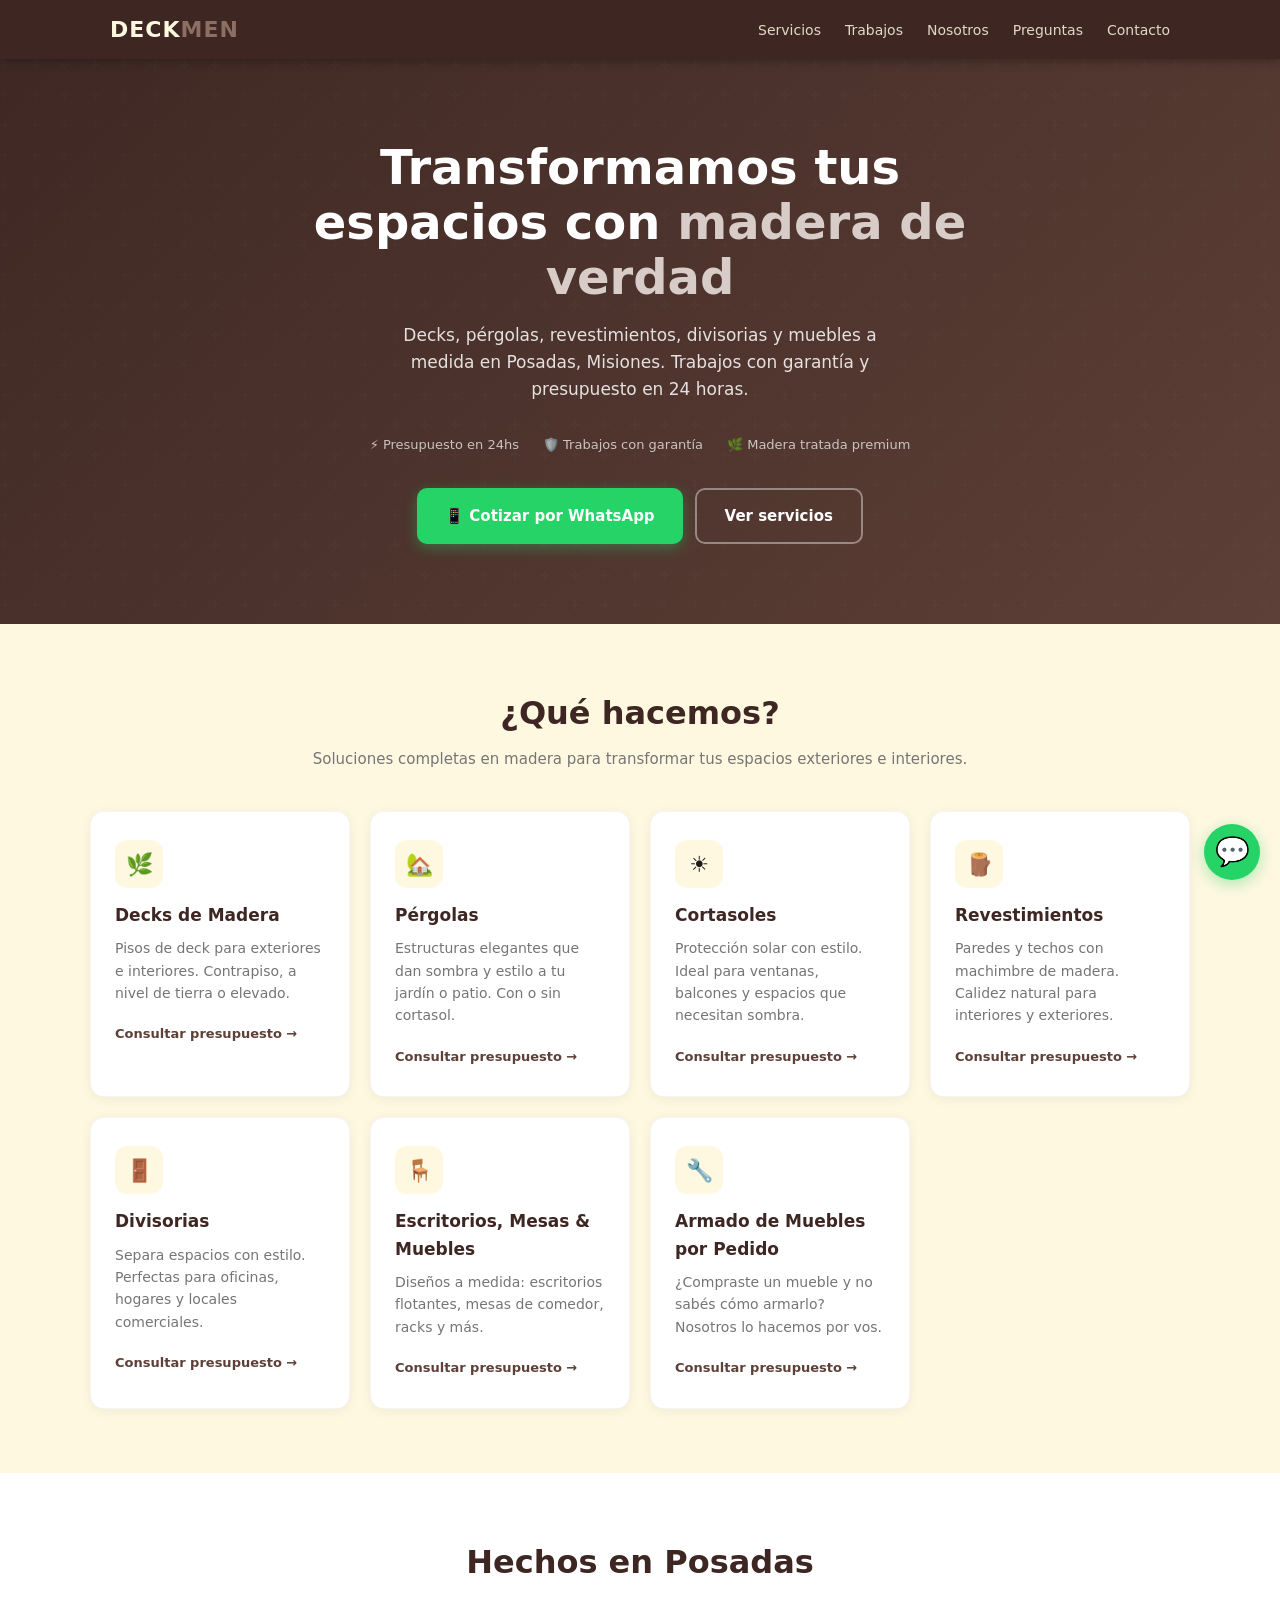
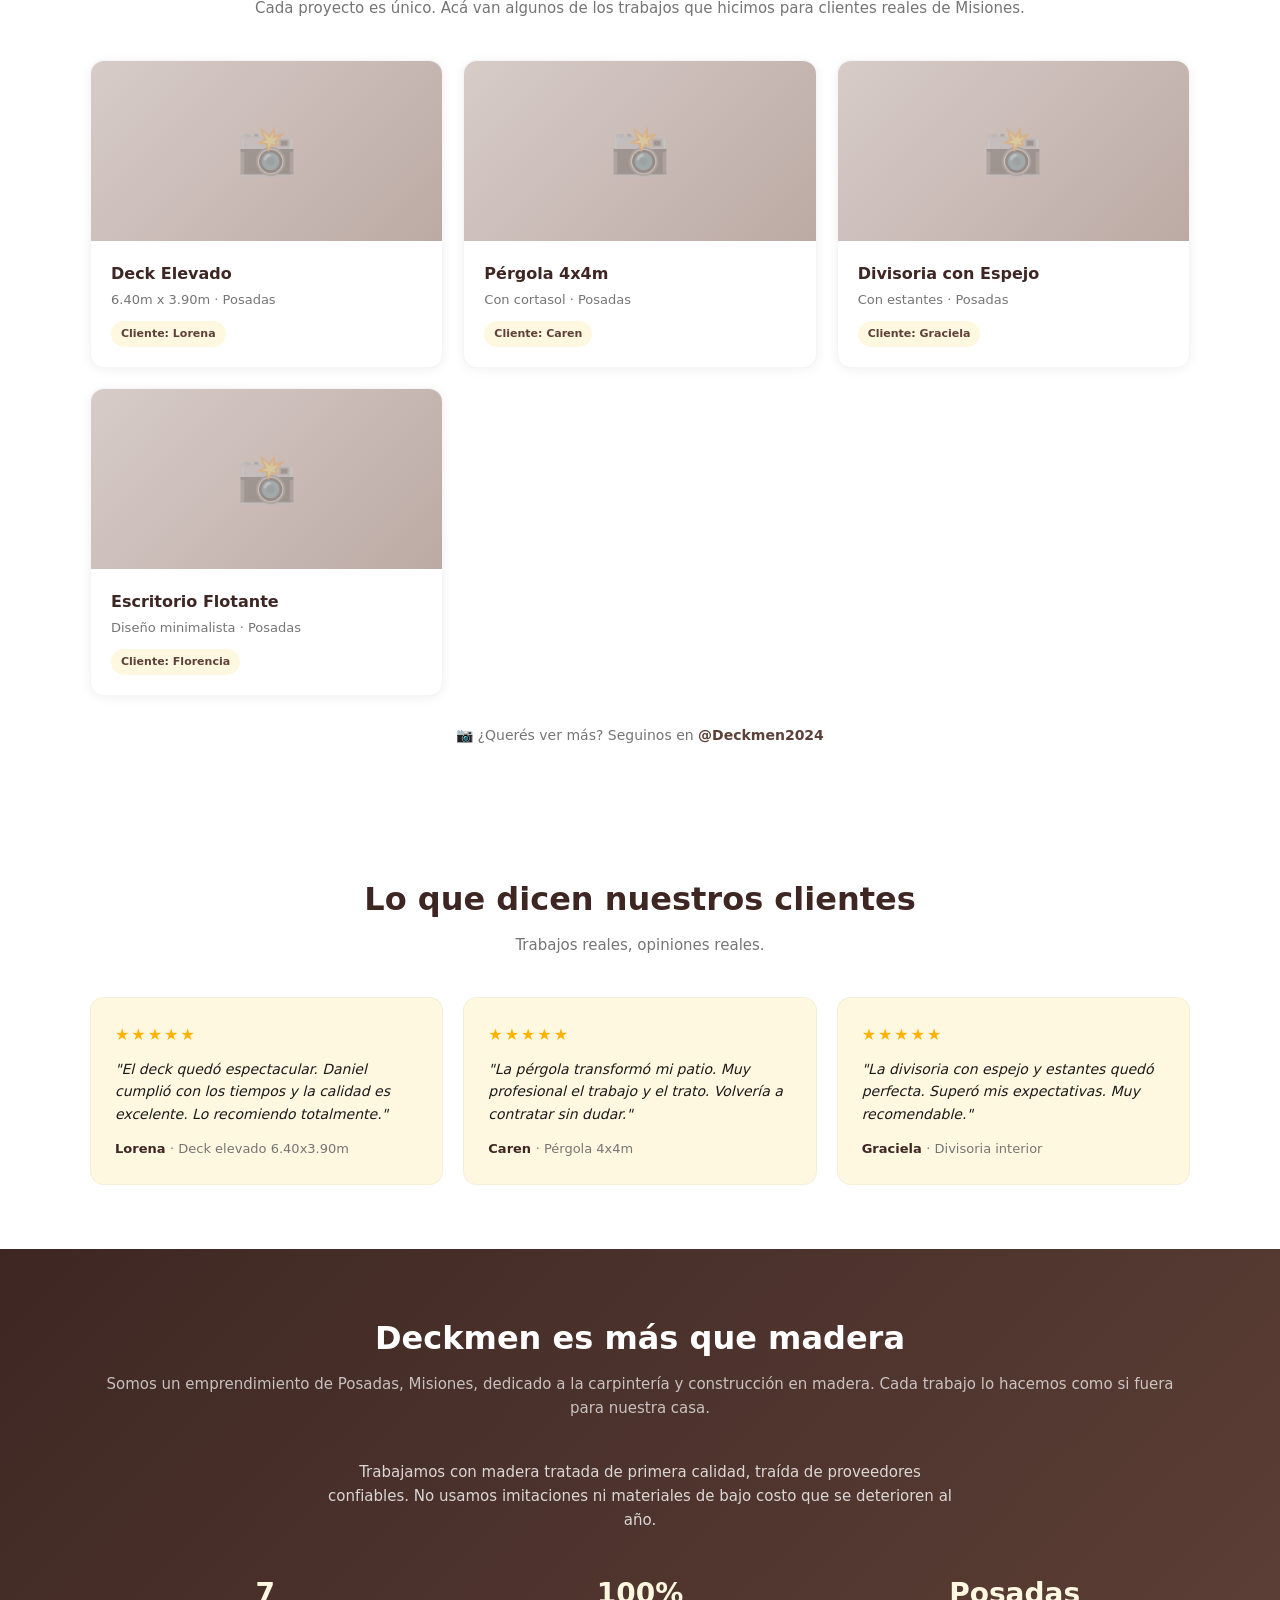
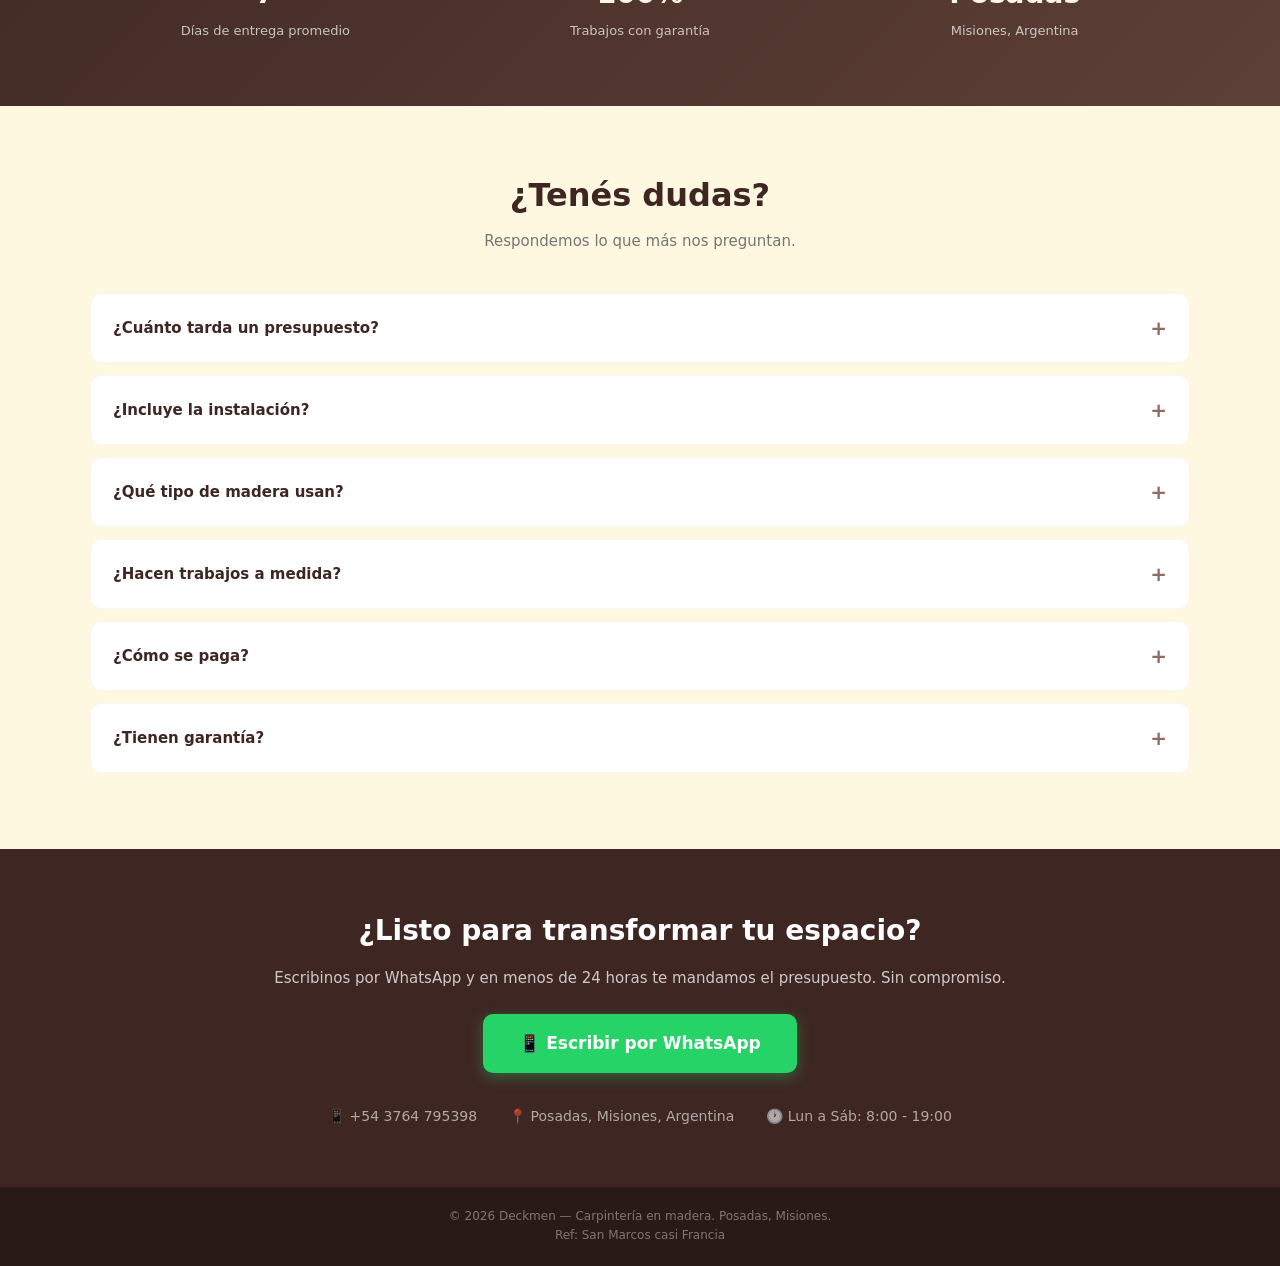
<file: index.html>
<!DOCTYPE html>
<html lang="es-AR">
<head>
<meta charset="UTF-8">
<meta name="viewport" content="width=device-width, initial-scale=1.0">
<title>Deckmen | Carpintería en Madera - Posadas, Misiones</title>
<meta name="description" content="Decks, pérgolas, revestimientos, divisorias y muebles a medida en Posadas, Misiones. Presupuesto en 24hs por WhatsApp.">
<style>
  :root {
    --madera-oscuro: #3E2723;
    --madera-medio: #5D4037;
    --madera-claro: #8D6E63;
    --crema: #FFF8E1;
    --blanco: #FFFFFF;
    --negro: #1a1a1a;
    --gris: #757575;
    --verde-wa: #25D366;
  }
  * { margin: 0; padding: 0; box-sizing: border-box; }
  html { scroll-behavior: smooth; }
  body {
    font-family: 'Segoe UI', system-ui, -apple-system, sans-serif;
    background: var(--crema);
    color: var(--negro);
    line-height: 1.6;
    -webkit-font-smoothing: antialiased;
  }
  a { text-decoration: none; color: inherit; }
  img { max-width: 100%; display: block; }

  /* NAV */
  nav {
    position: fixed; top: 0; left: 0; right: 0;
    background: var(--madera-oscuro);
    z-index: 1000;
    box-shadow: 0 2px 10px rgba(0,0,0,0.3);
  }
  .nav-inner {
    max-width: 1100px; margin: 0 auto;
    display: flex; align-items: center; justify-content: space-between;
    padding: 12px 20px;
  }
  .logo {
    font-size: 22px; font-weight: 800;
    color: var(--crema); letter-spacing: 1px;
  }
  .logo span { color: var(--madera-claro); }
  .nav-links { display: flex; gap: 24px; list-style: none; }
  .nav-links a {
    color: rgba(255,248,225,0.85); font-size: 14px; font-weight: 500;
    transition: color 0.2s;
  }
  .nav-links a:hover { color: var(--blanco); }
  .menu-btn {
    display: none; background: none; border: none;
    color: var(--crema); font-size: 24px; cursor: pointer;
  }

  /* HERO */
  .hero {
    background: linear-gradient(135deg, var(--madera-oscuro) 0%, var(--madera-medio) 100%);
    color: var(--blanco);
    padding: 140px 20px 80px;
    text-align: center;
    position: relative;
    overflow: hidden;
  }
  .hero::before {
    content: ''; position: absolute; top: 0; left: 0; right: 0; bottom: 0;
    background: url("data:image/svg+xml,%3Csvg width='60' height='60' viewBox='0 0 60 60' xmlns='http://www.w3.org/2000/svg'%3E%3Cg fill='none' fill-rule='evenodd'%3E%3Cg fill='%23ffffff' fill-opacity='0.03'%3E%3Cpath d='M36 34v-4h-2v4h-4v2h4v4h2v-4h4v-2h-4zm0-30V0h-2v4h-4v2h4v4h2V6h4V4h-4zM6 34v-4H4v4H0v2h4v4h2v-4h4v-2H6zM6 4V0H4v4H0v2h4v4h2V6h4V4H6z'/%3E%3C/g%3E%3C/g%3E%3C/svg%3E");
    opacity: 0.4;
  }
  .hero-content { position: relative; z-index: 1; max-width: 700px; margin: 0 auto; }
  .hero h1 {
    font-size: clamp(28px, 5vw, 48px);
    font-weight: 800; line-height: 1.15;
    margin-bottom: 16px;
  }
  .hero h1 span { color: #D7CCC8; }
  .hero p {
    font-size: 17px; color: rgba(255,255,255,0.85);
    margin-bottom: 32px; max-width: 540px; margin-left: auto; margin-right: auto;
  }
  .hero-badges {
    display: flex; justify-content: center; gap: 24px; flex-wrap: wrap;
    margin-bottom: 32px; font-size: 13px; color: rgba(255,255,255,0.7);
  }
  .hero-badges span { display: flex; align-items: center; gap: 6px; }

  /* BOTONES */
  .btn {
    display: inline-flex; align-items: center; gap: 8px;
    padding: 14px 28px; border-radius: 10px; font-size: 15px;
    font-weight: 600; cursor: pointer; border: none;
    transition: transform 0.15s, box-shadow 0.15s;
  }
  .btn:hover { transform: translateY(-2px); }
  .btn-wa {
    background: var(--verde-wa); color: var(--blanco);
    box-shadow: 0 4px 14px rgba(37,211,102,0.35);
  }
  .btn-wa:hover { box-shadow: 0 6px 20px rgba(37,211,102,0.5); }
  .btn-outline {
    background: transparent; color: var(--blanco);
    border: 2px solid rgba(255,255,255,0.4);
  }
  .btn-outline:hover { border-color: var(--blanco); background: rgba(255,255,255,0.08); }

  /* SECCIONES */
  section { padding: 64px 20px; }
  .container { max-width: 1100px; margin: 0 auto; }
  .section-title {
    font-size: clamp(24px, 4vw, 32px); font-weight: 700;
    text-align: center; margin-bottom: 8px; color: var(--madera-oscuro);
  }
  .section-sub {
    text-align: center; color: var(--gris); font-size: 15px;
    margin-bottom: 40px;
  }

  /* SERVICIOS */
  .services-grid {
    display: grid; grid-template-columns: repeat(auto-fit, minmax(260px, 1fr));
    gap: 20px;
  }
  .service-card {
    background: var(--blanco); border-radius: 14px;
    padding: 28px 24px; box-shadow: 0 2px 12px rgba(0,0,0,0.06);
    transition: transform 0.2s, box-shadow 0.2s;
    border: 1px solid rgba(0,0,0,0.04);
  }
  .service-card:hover {
    transform: translateY(-4px);
    box-shadow: 0 8px 28px rgba(0,0,0,0.1);
  }
  .service-icon {
    width: 48px; height: 48px; border-radius: 12px;
    background: var(--crema); display: flex; align-items: center; justify-content: center;
    font-size: 22px; margin-bottom: 14px;
  }
  .service-card h3 {
    font-size: 17px; font-weight: 700; color: var(--madera-oscuro);
    margin-bottom: 8px;
  }
  .service-card p {
    font-size: 14px; color: var(--gris); margin-bottom: 16px;
  }
  .service-card .cta-link {
    font-size: 13px; font-weight: 600; color: var(--madera-medio);
    display: inline-flex; align-items: center; gap: 4px;
  }
  .service-card .cta-link::after {
    content: '→'; transition: transform 0.2s;
  }
  .service-card:hover .cta-link::after { transform: translateX(4px); }

  /* TRABAJOS */
  .works-grid {
    display: grid; grid-template-columns: repeat(auto-fit, minmax(280px, 1fr));
    gap: 20px;
  }
  .work-card {
    background: var(--blanco); border-radius: 14px; overflow: hidden;
    box-shadow: 0 2px 12px rgba(0,0,0,0.06);
    border: 1px solid rgba(0,0,0,0.04);
  }
  .work-img {
    height: 180px; background: linear-gradient(135deg, #D7CCC8, #BCAAA4);
    display: flex; align-items: center; justify-content: center;
    font-size: 48px; color: rgba(62,39,35,0.25);
  }
  .work-body { padding: 20px; }
  .work-body h4 { font-size: 16px; font-weight: 700; color: var(--madera-oscuro); margin-bottom: 4px; }
  .work-body p { font-size: 13px; color: var(--gris); }
  .work-tag {
    display: inline-block; font-size: 11px; font-weight: 600;
    background: var(--crema); color: var(--madera-medio);
    padding: 4px 10px; border-radius: 20px; margin-top: 10px;
  }

  /* TESTIMONIOS */
  .testimonials {
    background: var(--blanco);
  }
  .testi-grid {
    display: grid; grid-template-columns: repeat(auto-fit, minmax(280px, 1fr));
    gap: 20px;
  }
  .testi-card {
    background: var(--crema); border-radius: 14px; padding: 24px;
    border: 1px solid rgba(0,0,0,0.04);
  }
  .stars { color: #FFB300; font-size: 16px; margin-bottom: 10px; letter-spacing: 2px; }
  .testi-card p { font-size: 14px; color: var(--negro); margin-bottom: 14px; font-style: italic; }
  .testi-author { font-size: 13px; font-weight: 700; color: var(--madera-oscuro); }
  .testi-author span { font-weight: 400; color: var(--gris); }

  /* FAQ */
  .faq-item {
    background: var(--blanco); border-radius: 12px; margin-bottom: 12px;
    border: 1px solid rgba(0,0,0,0.04); overflow: hidden;
  }
  .faq-q {
    padding: 18px 22px; font-size: 15px; font-weight: 600;
    color: var(--madera-oscuro); cursor: pointer;
    display: flex; justify-content: space-between; align-items: center;
    user-select: none;
  }
  .faq-q::after {
    content: '+'; font-size: 20px; color: var(--madera-claro);
    transition: transform 0.2s;
  }
  .faq-item.open .faq-q::after { transform: rotate(45deg); }
  .faq-a {
    max-height: 0; overflow: hidden;
    transition: max-height 0.3s ease, padding 0.3s ease;
    padding: 0 22px;
    font-size: 14px; color: var(--gris);
  }
  .faq-item.open .faq-a {
    max-height: 200px; padding: 0 22px 18px;
  }

  /* NOSOTROS */
  .about {
    background: linear-gradient(135deg, var(--madera-oscuro), var(--madera-medio));
    color: var(--blanco);
  }
  .about .section-title { color: var(--blanco); }
  .about .section-sub { color: rgba(255,255,255,0.7); }
  .about-grid {
    display: grid; grid-template-columns: repeat(auto-fit, minmax(220px, 1fr));
    gap: 24px; text-align: center;
  }
  .about-item h4 {
    font-size: 28px; font-weight: 800; color: var(--crema);
    margin-bottom: 4px;
  }
  .about-item p { font-size: 13px; color: rgba(255,255,255,0.7); }

  /* CONTACTO / FOOTER */
  .contact {
    background: var(--madera-oscuro); color: var(--blanco);
    text-align: center; padding: 60px 20px;
  }
  .contact h2 { font-size: 28px; font-weight: 700; margin-bottom: 12px; }
  .contact p { color: rgba(255,255,255,0.75); margin-bottom: 24px; font-size: 15px; }
  .contact-info {
    display: flex; justify-content: center; gap: 32px; flex-wrap: wrap;
    margin-top: 32px; font-size: 14px; color: rgba(255,255,255,0.6);
  }
  .contact-info div { display: flex; align-items: center; gap: 6px; }

  /* FLOATING WA */
  .float-wa {
    position: fixed; bottom: 20px; right: 20px;
    width: 56px; height: 56px; border-radius: 50%;
    background: var(--verde-wa); color: var(--blanco);
    display: flex; align-items: center; justify-content: center;
    font-size: 28px; box-shadow: 0 4px 16px rgba(37,211,102,0.4);
    z-index: 999; transition: transform 0.2s;
  }
  .float-wa:hover { transform: scale(1.1); }

  /* FOOTER LINKS */
  footer {
    background: #2a1a16; color: rgba(255,255,255,0.4);
    text-align: center; padding: 20px; font-size: 12px;
  }

  /* MOBILE */
  @media (max-width: 640px) {
    .nav-links { display: none; }
    .menu-btn { display: block; }
    .hero { padding: 120px 16px 60px; }
    .hero-badges { gap: 12px; }
    section { padding: 48px 16px; }
    .contact-info { flex-direction: column; gap: 12px; }
  }
</style>
</head>
<body>

<!-- NAV -->
<nav>
  <div class="nav-inner">
    <a href="#" class="logo">DECK<span>MEN</span></a>
    <ul class="nav-links">
      <li><a href="#servicios">Servicios</a></li>
      <li><a href="#trabajos">Trabajos</a></li>
      <li><a href="#nosotros">Nosotros</a></li>
      <li><a href="#faq">Preguntas</a></li>
      <li><a href="#contacto">Contacto</a></li>
    </ul>
    <button class="menu-btn" onclick="alert('Menú en desarrollo. Deslizá para navegar.')">☰</button>
  </div>
</nav>

<!-- HERO -->
<section class="hero">
  <div class="hero-content">
    <h1>Transformamos tus espacios con <span>madera de verdad</span></h1>
    <p>Decks, pérgolas, revestimientos, divisorias y muebles a medida en Posadas, Misiones. Trabajos con garantía y presupuesto en 24 horas.</p>
    <div class="hero-badges">
      <span>⚡ Presupuesto en 24hs</span>
      <span>🛡️ Trabajos con garantía</span>
      <span>🌿 Madera tratada premium</span>
    </div>
    <div style="display:flex; gap:12px; justify-content:center; flex-wrap:wrap;">
      <a href="https://wa.me/543764795398" class="btn btn-wa" target="_blank">📱 Cotizar por WhatsApp</a>
      <a href="#servicios" class="btn btn-outline">Ver servicios</a>
    </div>
  </div>
</section>

<!-- SERVICIOS -->
<section id="servicios">
  <div class="container">
    <h2 class="section-title">¿Qué hacemos?</h2>
    <p class="section-sub">Soluciones completas en madera para transformar tus espacios exteriores e interiores.</p>
    <div class="services-grid">
      <div class="service-card">
        <div class="service-icon">🌿</div>
        <h3>Decks de Madera</h3>
        <p>Pisos de deck para exteriores e interiores. Contrapiso, a nivel de tierra o elevado.</p>
        <a href="https://wa.me/543764795398?text=Hola%2C%20quiero%20consultar%20por%20un%20deck" class="cta-link" target="_blank">Consultar presupuesto</a>
      </div>
      <div class="service-card">
        <div class="service-icon">🏡</div>
        <h3>Pérgolas</h3>
        <p>Estructuras elegantes que dan sombra y estilo a tu jardín o patio. Con o sin cortasol.</p>
        <a href="https://wa.me/543764795398?text=Hola%2C%20quiero%20consultar%20por%20una%20p%C3%A9rgola" class="cta-link" target="_blank">Consultar presupuesto</a>
      </div>
      <div class="service-card">
        <div class="service-icon">☀️</div>
        <h3>Cortasoles</h3>
        <p>Protección solar con estilo. Ideal para ventanas, balcones y espacios que necesitan sombra.</p>
        <a href="https://wa.me/543764795398?text=Hola%2C%20quiero%20consultar%20por%20un%20cortasol" class="cta-link" target="_blank">Consultar presupuesto</a>
      </div>
      <div class="service-card">
        <div class="service-icon">🪵</div>
        <h3>Revestimientos</h3>
        <p>Paredes y techos con machimbre de madera. Calidez natural para interiores y exteriores.</p>
        <a href="https://wa.me/543764795398?text=Hola%2C%20quiero%20consultar%20por%20un%20revestimiento" class="cta-link" target="_blank">Consultar presupuesto</a>
      </div>
      <div class="service-card">
        <div class="service-icon">🚪</div>
        <h3>Divisorias</h3>
        <p>Separa espacios con estilo. Perfectas para oficinas, hogares y locales comerciales.</p>
        <a href="https://wa.me/543764795398?text=Hola%2C%20quiero%20consultar%20por%20una%20divisoria" class="cta-link" target="_blank">Consultar presupuesto</a>
      </div>
      <div class="service-card">
        <div class="service-icon">🪑</div>
        <h3>Escritorios, Mesas & Muebles</h3>
        <p>Diseños a medida: escritorios flotantes, mesas de comedor, racks y más.</p>
        <a href="https://wa.me/543764795398?text=Hola%2C%20quiero%20consultar%20por%20muebles%20a%20medida" class="cta-link" target="_blank">Consultar presupuesto</a>
      </div>
      <div class="service-card">
        <div class="service-icon">🔧</div>
        <h3>Armado de Muebles por Pedido</h3>
        <p>¿Compraste un mueble y no sabés cómo armarlo? Nosotros lo hacemos por vos.</p>
        <a href="https://wa.me/543764795398?text=Hola%2C%20quiero%20consultar%20por%20armado%20de%20muebles" class="cta-link" target="_blank">Consultar presupuesto</a>
      </div>
    </div>
  </div>
</section>

<!-- TRABAJOS -->
<section id="trabajos" style="background:var(--blanco);">
  <div class="container">
    <h2 class="section-title">Hechos en Posadas</h2>
    <p class="section-sub">Cada proyecto es único. Acá van algunos de los trabajos que hicimos para clientes reales de Misiones.</p>
    <div class="works-grid">
      <div class="work-card">
        <div class="work-img">📸</div>
        <div class="work-body">
          <h4>Deck Elevado</h4>
          <p>6.40m x 3.90m · Posadas</p>
          <span class="work-tag">Cliente: Lorena</span>
        </div>
      </div>
      <div class="work-card">
        <div class="work-img">📸</div>
        <div class="work-body">
          <h4>Pérgola 4x4m</h4>
          <p>Con cortasol · Posadas</p>
          <span class="work-tag">Cliente: Caren</span>
        </div>
      </div>
      <div class="work-card">
        <div class="work-img">📸</div>
        <div class="work-body">
          <h4>Divisoria con Espejo</h4>
          <p>Con estantes · Posadas</p>
          <span class="work-tag">Cliente: Graciela</span>
        </div>
      </div>
      <div class="work-card">
        <div class="work-img">📸</div>
        <div class="work-body">
          <h4>Escritorio Flotante</h4>
          <p>Diseño minimalista · Posadas</p>
          <span class="work-tag">Cliente: Florencia</span>
        </div>
      </div>
    </div>
    <p style="text-align:center; margin-top:28px; font-size:14px; color:var(--gris);">
      📷 ¿Querés ver más? Seguinos en <a href="https://instagram.com/Deckmen2024" target="_blank" style="color:var(--madera-medio); font-weight:600;">@Deckmen2024</a>
    </p>
  </div>
</section>

<!-- TESTIMONIOS -->
<section class="testimonials">
  <div class="container">
    <h2 class="section-title">Lo que dicen nuestros clientes</h2>
    <p class="section-sub">Trabajos reales, opiniones reales.</p>
    <div class="testi-grid">
      <div class="testi-card">
        <div class="stars">★★★★★</div>
        <p>"El deck quedó espectacular. Daniel cumplió con los tiempos y la calidad es excelente. Lo recomiendo totalmente."</p>
        <div class="testi-author">Lorena <span>· Deck elevado 6.40x3.90m</span></div>
      </div>
      <div class="testi-card">
        <div class="stars">★★★★★</div>
        <p>"La pérgola transformó mi patio. Muy profesional el trabajo y el trato. Volvería a contratar sin dudar."</p>
        <div class="testi-author">Caren <span>· Pérgola 4x4m</span></div>
      </div>
      <div class="testi-card">
        <div class="stars">★★★★★</div>
        <p>"La divisoria con espejo y estantes quedó perfecta. Superó mis expectativas. Muy recomendable."</p>
        <div class="testi-author">Graciela <span>· Divisoria interior</span></div>
      </div>
    </div>
  </div>
</section>

<!-- NOSOTROS -->
<section id="nosotros" class="about">
  <div class="container">
    <h2 class="section-title">Deckmen es más que madera</h2>
    <p class="section-sub">Somos un emprendimiento de Posadas, Misiones, dedicado a la carpintería y construcción en madera. Cada trabajo lo hacemos como si fuera para nuestra casa.</p>
    <p style="text-align:center; max-width:640px; margin:0 auto 40px; font-size:15px; color:rgba(255,255,255,0.8);">
      Trabajamos con madera tratada de primera calidad, traída de proveedores confiables. No usamos imitaciones ni materiales de bajo costo que se deterioren al año.
    </p>
    <div class="about-grid">
      <div class="about-item">
        <h4>7</h4>
        <p>Días de entrega promedio</p>
      </div>
      <div class="about-item">
        <h4>100%</h4>
        <p>Trabajos con garantía</p>
      </div>
      <div class="about-item">
        <h4>Posadas</h4>
        <p>Misiones, Argentina</p>
      </div>
    </div>
  </div>
</section>

<!-- FAQ -->
<section id="faq">
  <div class="container">
    <h2 class="section-title">¿Tenés dudas?</h2>
    <p class="section-sub">Respondemos lo que más nos preguntan.</p>
    <div class="faq-item">
      <div class="faq-q" onclick="this.parentElement.classList.toggle('open')">¿Cuánto tarda un presupuesto?</div>
      <div class="faq-a">Te respondemos en menos de 24 horas por WhatsApp. Solo necesitamos que nos cuentes qué querés, las medidas aproximadas y una foto del espacio si podés.</div>
    </div>
    <div class="faq-item">
      <div class="faq-q" onclick="this.parentElement.classList.toggle('open')">¿Incluye la instalación?</div>
      <div class="faq-a">Sí, todos nuestros precios incluyen instalación en domicilio dentro de Posadas. Para otras zonas de Misiones consultá el costo de flete.</div>
    </div>
    <div class="faq-item">
      <div class="faq-q" onclick="this.parentElement.classList.toggle('open')">¿Qué tipo de madera usan?</div>
      <div class="faq-a">Trabajamos con madera tratada de primera calidad (pino y eucaliptus) de proveedores confiables. La madera está preparada para resistir la humedad y el clima de Misiones.</div>
    </div>
    <div class="faq-item">
      <div class="faq-q" onclick="this.parentElement.classList.toggle('open')">¿Hacen trabajos a medida?</div>
      <div class="faq-a">Sí, todos nuestros trabajos son a medida. No vendemos productos prefabricados. Cada diseño se adapta a tu espacio y necesidades.</div>
    </div>
    <div class="faq-item">
      <div class="faq-q" onclick="this.parentElement.classList.toggle('open')">¿Cómo se paga?</div>
      <div class="faq-a">Se pide un 50% de seña para iniciar el trabajo y el 50% restante al momento de la entrega/instalación. Aceptamos transferencia y efectivo.</div>
    </div>
    <div class="faq-item">
      <div class="faq-q" onclick="this.parentElement.classList.toggle('open')">¿Tienen garantía?</div>
      <div class="faq-a">Sí, todos nuestros trabajos tienen garantía. Si hay algún problema con la instalación o materiales, lo resolvemos sin costo adicional.</div>
    </div>
  </div>
</section>

<!-- CONTACTO -->
<section id="contacto" class="contact">
  <h2>¿Listo para transformar tu espacio?</h2>
  <p>Escribinos por WhatsApp y en menos de 24 horas te mandamos el presupuesto. Sin compromiso.</p>
  <a href="https://wa.me/543764795398" class="btn btn-wa" target="_blank" style="font-size:17px; padding:16px 36px;">📱 Escribir por WhatsApp</a>
  <div class="contact-info">
    <div>📱 +54 3764 795398</div>
    <div>📍 Posadas, Misiones, Argentina</div>
    <div>🕐 Lun a Sáb: 8:00 - 19:00</div>
  </div>
</section>

<footer>
  © 2026 Deckmen — Carpintería en madera. Posadas, Misiones.<br>
  Ref: San Marcos casi Francia
</footer>

<!-- FLOATING WA -->
<a href="https://wa.me/543764795398" class="float-wa" target="_blank" title="Cotizar por WhatsApp">💬</a>

</body>
</html>
</file>
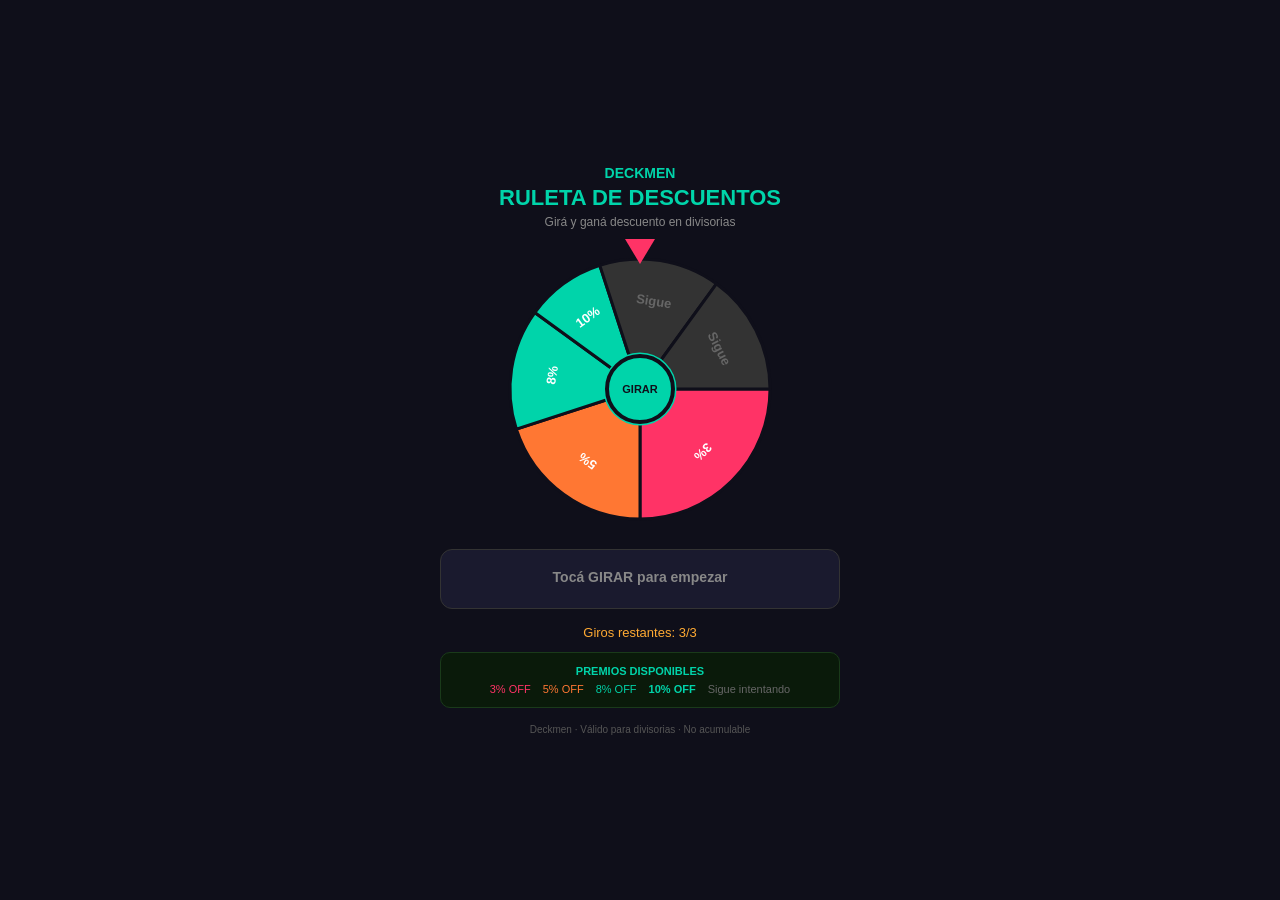
<file: ruleta DECKMEN .html>
<!DOCTYPE html>
<html lang="es">
<head>
    <meta charset="UTF-8">
    <meta name="viewport" content="width=device-width, initial-scale=1.0">
    <title>Ruleta Deckmen</title>
    <style>
        * { margin: 0; padding: 0; box-sizing: border-box; }
        body {
            background: #0f0f1a;
            color: #e0e0e0;
            font-family: 'Segoe UI', sans-serif;
            display: flex;
            flex-direction: column;
            align-items: center;
            justify-content: center;
            min-height: 100vh;
            padding: 20px;
        }
        .container { width: 100%; max-width: 400px; text-align: center; }
        h1 { font-size: 22px; color: #00d4aa; margin-bottom: 4px; }
        .subtitle { font-size: 12px; color: #888; margin-bottom: 20px; }
        .wheel-container {
            position: relative;
            width: 280px;
            height: 280px;
            margin: 0 auto 20px;
        }
        #wheel { width: 100%; height: 100%; border-radius: 50%; }
        .pointer {
            position: absolute;
            top: -10px;
            left: 50%;
            transform: translateX(-50%);
            width: 0;
            height: 0;
            border-left: 15px solid transparent;
            border-right: 15px solid transparent;
            border-top: 25px solid #ff3366;
            z-index: 10;
        }
        #spin-btn {
            position: absolute;
            top: 50%;
            left: 50%;
            transform: translate(-50%, -50%);
            width: 70px;
            height: 70px;
            border-radius: 50%;
            background: #00d4aa;
            color: #0f0f1a;
            border: 4px solid #0f0f1a;
            font-weight: bold;
            font-size: 11px;
            cursor: pointer;
            z-index: 5;
        }
        #spin-btn:disabled { opacity: 0.3; cursor: not-allowed; }
        .result-box {
            min-height: 60px;
            padding: 16px;
            background: #1a1a2e;
            border-radius: 12px;
            border: 1px solid #333;
            margin-bottom: 16px;
            font-size: 18px;
            font-weight: bold;
        }
        .counter { font-size: 13px; color: #ffaa33; margin-bottom: 12px; }
        .blocked-box {
            display: none;
            padding: 16px;
            background: #1a0a0a;
            border-radius: 12px;
            border: 1px solid #3a1a1a;
            margin-bottom: 16px;
        }
        .blocked-box .title { font-size: 16px; color: #ff3366; font-weight: bold; }
        .blocked-box .text { font-size: 12px; color: #cc8888; margin-top: 8px; }
        .blocked-box .cta { font-size: 13px; color: #00d4aa; margin-top: 10px; font-weight: bold; }
        .prizes {
            padding: 12px;
            background: #0a1a0a;
            border-radius: 10px;
            border: 1px solid #1a3a1a;
            margin-bottom: 16px;
        }
        .prizes-title { font-size: 11px; color: #00d4aa; font-weight: bold; margin-bottom: 6px; }
        .prizes-list {
            display: flex;
            justify-content: center;
            gap: 12px;
            font-size: 11px;
            flex-wrap: wrap;
        }
        .footer { font-size: 10px; color: #555; }
        .deckmen-brand { font-size: 14px; color: #00d4aa; font-weight: bold; margin-bottom: 4px; }
    </style>
</head>
<body>
    <div class="container">
        <div class="deckmen-brand">DECKMEN</div>
        <h1>RULETA DE DESCUENTOS</h1>
        <div class="subtitle">Girá y ganá descuento en divisorias</div>
        
        <div class="wheel-container">
            <canvas id="wheel" width="280" height="280"></canvas>
            <div class="pointer"></div>
            <button id="spin-btn">GIRAR</button>
        </div>
        
        <div class="result-box" id="result">
            <span style="color: #888; font-size: 14px;">Tocá GIRAR para empezar</span>
        </div>
        
        <div class="counter" id="counter">
            Giros restantes: <span id="spins-left">3</span>/3
        </div>
        
        <div class="blocked-box" id="blocked">
            <div class="title">RULETA BLOQUEADA</div>
            <div class="text">Ya usaste tus 3 intentos.<br>¡Pero tenés una última chance!</div>
            <div class="cta">Escribime "QUIERO MI DESCUENTO"<br>y te doy un código único</div>
        </div>
        
        <div class="prizes">
            <div class="prizes-title">PREMIOS DISPONIBLES</div>
            <div class="prizes-list">
                <span style="color: #ff3366;">3% OFF</span>
                <span style="color: #ff7733;">5% OFF</span>
                <span style="color: #00d4aa;">8% OFF</span>
                <span style="color: #00d4aa; font-weight: bold;">10% OFF</span>
                <span style="color: #666;">Sigue intentando</span>
            </div>
        </div>
        
        <div class="footer">
            Deckmen · Válido para divisorias · No acumulable
        </div>
    </div>

    <script>
        const canvas = document.getElementById('wheel');
        const ctx = canvas.getContext('2d');
        const btn = document.getElementById('spin-btn');
        const resultDiv = document.getElementById('result');
        const spinsLeftSpan = document.getElementById('spins-left');
        const blockedDiv = document.getElementById('blocked');
        const counterDiv = document.getElementById('counter');
        
        const segments = [
            { label: '3%', color: '#ff3366', weight: 25 },
            { label: '5%', color: '#ff7733', weight: 20 },
            { label: '8%', color: '#00d4aa', weight: 15 },
            { label: '10%', color: '#00d4aa', weight: 10 },
            { label: 'Sigue', color: '#333', weight: 15 },
            { label: 'Sigue', color: '#333', weight: 15 },
        ];
        
        let currentAngle = 0;
        let spinsUsed = 0;
        const maxSpins = 3;
        let isSpinning = false;
        
        function drawWheel() {
            const cx = 140, cy = 140, r = 130;
            const totalWeight = segments.reduce((s, seg) => s + seg.weight, 0);
            let startAngle = currentAngle;
            
            ctx.clearRect(0, 0, 280, 280);
            
            segments.forEach(seg => {
                const sliceAngle = (seg.weight / totalWeight) * 2 * Math.PI;
                
                ctx.beginPath();
                ctx.moveTo(cx, cy);
                ctx.arc(cx, cy, r, startAngle, startAngle + sliceAngle);
                ctx.closePath();
                ctx.fillStyle = seg.color;
                ctx.fill();
                ctx.strokeStyle = '#0f0f1a';
                ctx.lineWidth = 3;
                ctx.stroke();
                
                const textAngle = startAngle + sliceAngle / 2;
                const tx = cx + Math.cos(textAngle) * (r * 0.65);
                const ty = cy + Math.sin(textAngle) * (r * 0.65);
                ctx.save();
                ctx.translate(tx, ty);
                ctx.rotate(textAngle + Math.PI / 2);
                ctx.fillStyle = seg.color === '#333' ? '#666' : '#fff';
                ctx.font = 'bold 13px sans-serif';
                ctx.textAlign = 'center';
                ctx.fillText(seg.label, 0, 0);
                ctx.restore();
                
                startAngle += sliceAngle;
            });
            
            ctx.beginPath();
            ctx.arc(cx, cy, 35, 0, 2 * Math.PI);
            ctx.fillStyle = '#0f0f1a';
            ctx.fill();
            ctx.strokeStyle = '#00d4aa';
            ctx.lineWidth = 3;
            ctx.stroke();
        }
        
        drawWheel();
        
        function getResult(angle) {
            const totalWeight = segments.reduce((s, seg) => s + seg.weight, 0);
            let normalized = ((2 * Math.PI) - (angle % (2 * Math.PI))) % (2 * Math.PI);
            let current = 0;
            
            for (let seg of segments) {
                const sliceAngle = (seg.weight / totalWeight) * 2 * Math.PI;
                if (normalized >= current && normalized < current + sliceAngle) {
                    return seg;
                }
                current += sliceAngle;
            }
            return segments[0];
        }
        
        btn.addEventListener('click', () => {
            if (isSpinning) return;
            if (spinsUsed >= maxSpins) {
                blockedDiv.style.display = 'block';
                counterDiv.style.display = 'none';
                btn.disabled = true;
                return;
            }
            
            isSpinning = true;
            spinsUsed++;
            spinsLeftSpan.textContent = maxSpins - spinsUsed;
            
            const spinAngle = 2 * Math.PI * (5 + Math.random() * 3);
            const duration = 4000;
            const start = performance.now();
            const startAngle = currentAngle;
            
            function animate(now) {
                const elapsed = now - start;
                const progress = Math.min(elapsed / duration, 1);
                const ease = 1 - Math.pow(1 - progress, 3);
                currentAngle = startAngle + spinAngle * ease;
                drawWheel();
                
                if (progress < 1) {
                    requestAnimationFrame(animate);
                } else {
                    isSpinning = false;
                    const winner = getResult(currentAngle);
                    
                    if (winner.label === 'Sigue') {
                        resultDiv.innerHTML = '<span style="color: #888;">Casi... ¡Seguí intentando!</span>';
                    } else {
                        resultDiv.innerHTML = '<span style="color: ' + winner.color + ';">¡GANASTE ' + winner.label + ' DE DESCUENTO!</span><br><span style="font-size: 12px; color: #aaa;">En divisorias · Capturá esta pantalla</span>';
                    }
                    
                    if (spinsUsed >= maxSpins) {
                        setTimeout(() => {
                            blockedDiv.style.display = 'block';
                            counterDiv.style.display = 'none';
                            btn.disabled = true;
                        }, 1500);
                    }
                }
            }
            
            requestAnimationFrame(animate);
        });
    </script>
</body>
</html>
</file>
